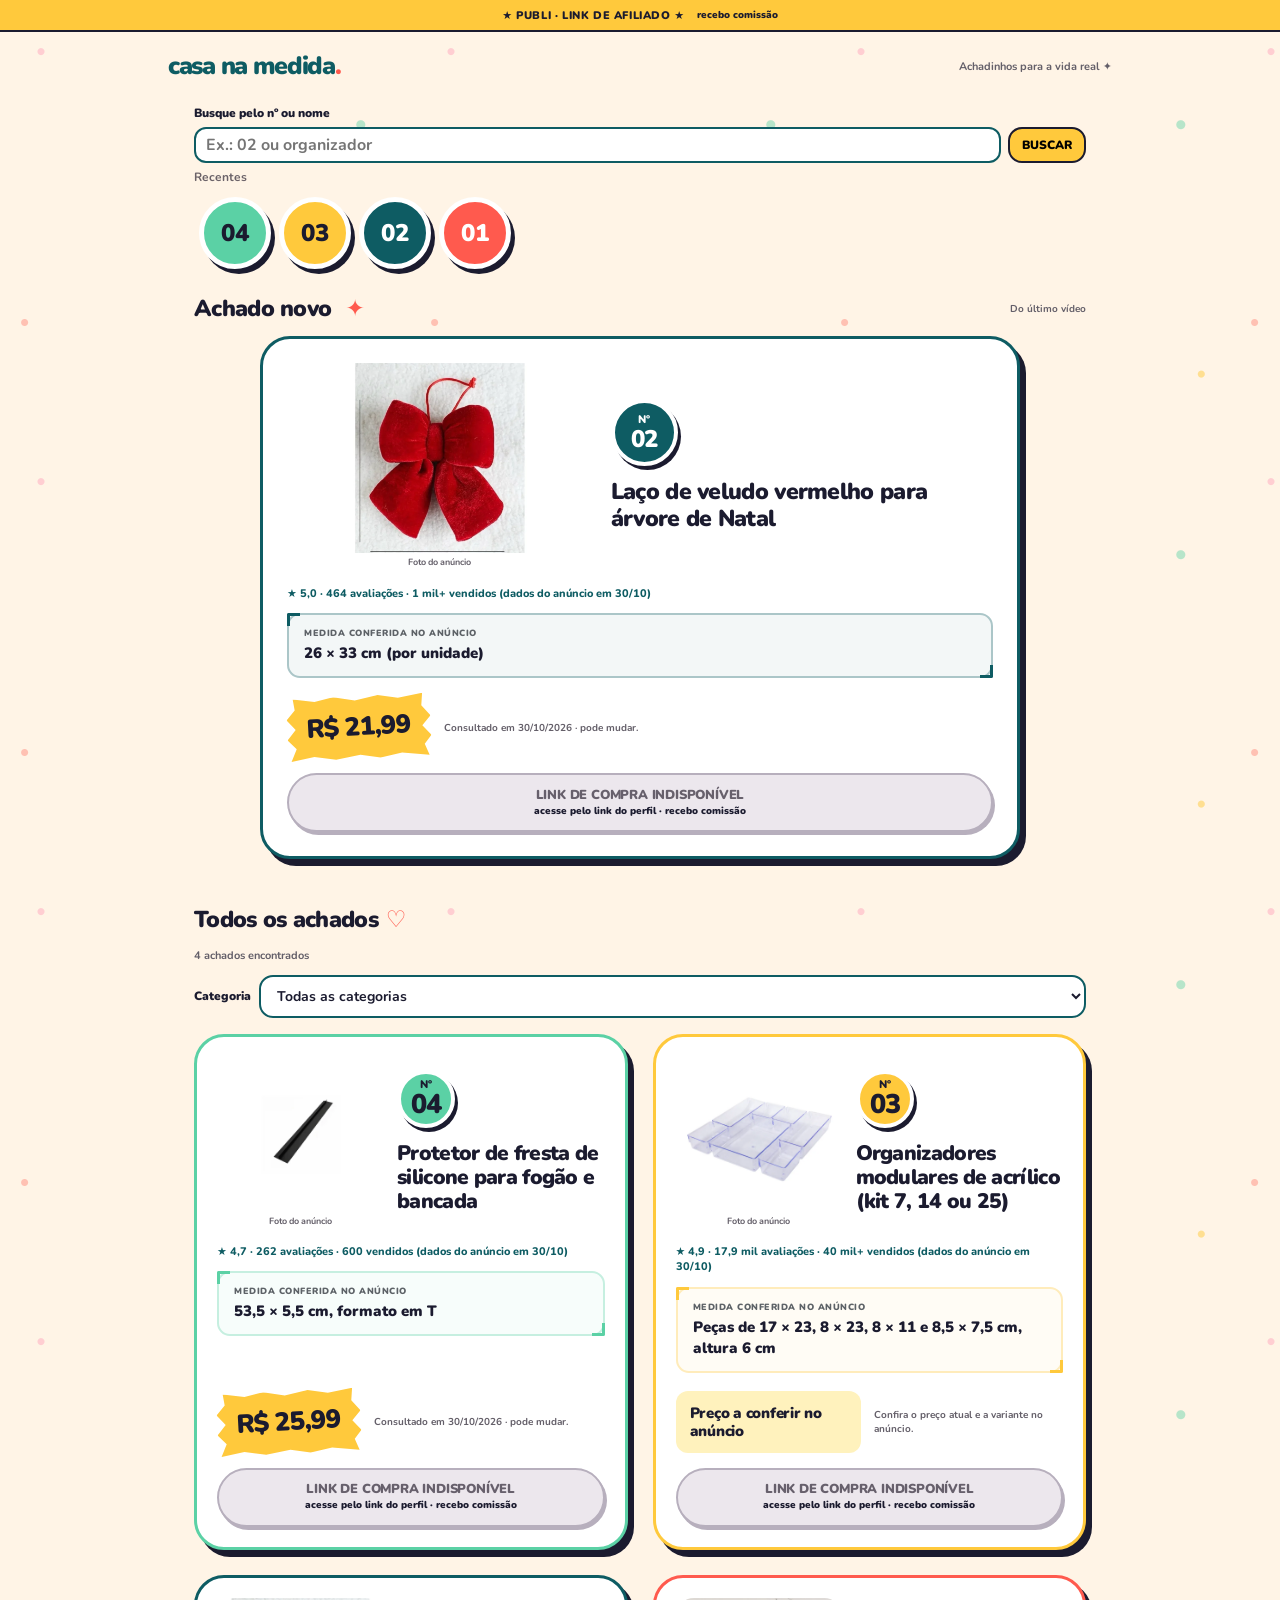
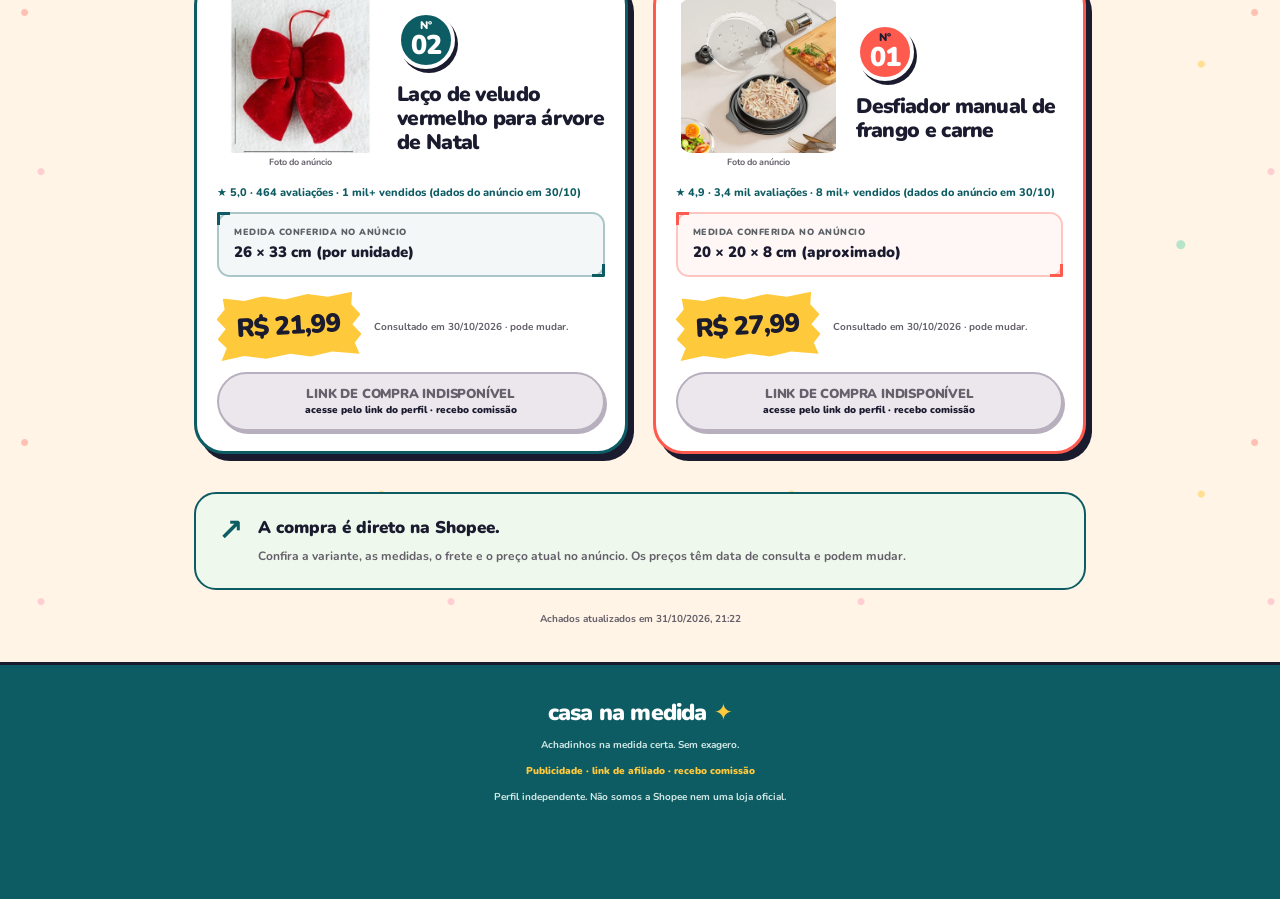
<file: index.html>
<!doctype html>
<html lang="pt-BR"><head><meta charset="UTF-8"><meta name="viewport" content="width=device-width,initial-scale=1"><meta name="description" content="Encontre pelo número o achado que você viu nos nossos vídeos. Medidas conferidas e links de afiliado Shopee."><meta name="referrer" content="strict-origin-when-cross-origin"><title>Casa na Medida · Encontre seu achado</title><link rel="stylesheet" href="./vitrine/style.css"></head><body>
<div class="disclosure" role="note">★ PUBLI · LINK DE AFILIADO ★ <span>recebo comissão</span></div>
<header class="masthead"><a class="logo" href="./" aria-label="Casa na Medida, início">casa na <span>medida<span class="logo-dot">.</span></span></a><span class="brand-note">Achadinhos para a vida real ✦</span></header>
<main><nav class="number-nav" aria-label="Encontre pelo número do achado"><form class="number-form" id="search-form" role="search"><label for="find-product">Busque pelo n&#186; ou nome</label><div><input id="find-product" type="search" inputmode="search" enterkeyhint="search" autocomplete="off" placeholder="Ex.: 02 ou organizador" maxlength="180" aria-describedby="find-count"><button>BUSCAR</button></div></form><a id="resume" hidden></a><div class="nav-heading"><span>Recentes</span></div><div id="number-buttons" class="number-buttons"></div></nav>
<section class="new-section" aria-labelledby="new-title"><div class="section-heading"><h1 id="new-title">Achado novo <span>✦</span></h1><span>Do último vídeo</span></div><div id="new-product"></div><div id="new-empty" class="empty"><h2>Seu próximo achado vem aí.</h2><p>Estamos conferindo as informações. Os links aparecem assim que estiver tudo pronto.</p></div></section>
<section id="popular-section" class="popular-section" aria-labelledby="popular-title" hidden><div class="section-heading"><h2 id="popular-title">Mais populares nos nossos vídeos</h2><span>Queridinhos por aqui</span></div><div id="products" class="product-grid"></div></section>
<section id="all-section" class="all-section" aria-labelledby="all-title"><p id="route-message" role="status" class="route-message" hidden></p><div class="section-heading"><h2 id="all-title">Todos os achados<span>♡</span></h2></div><p id="find-count" role="status" aria-live="polite"></p><div id="category-filters" aria-label="Categorias"></div><div id="all-products" class="product-grid"></div><div id="all-empty" class="empty"><p>Os achados aparecem aqui assim que estiverem disponíveis.</p></div></section>
<button id="show-more" hidden>Ver mais achados</button><section class="buy-note"><span aria-hidden="true">↗</span><div><h2>A compra é direto na Shopee.</h2><p>Confira a variante, as medidas, o frete e o preço atual no anúncio. Os preços têm data de consulta e podem mudar.</p></div></section><p id="updated" class="updated" hidden></p><p id="load-status" role="status" class="load-status">Conferindo os achados…</p></main>
<aside id="scroll-tools" hidden><a href="#" id="back-top" aria-label="Voltar ao topo e buscar achado">&#8593; Buscar achado</a></aside><footer><div class="footer-logo">casa na medida<span>✦</span></div><p>Achadinhos na medida certa. Sem exagero.</p><p class="footer-publi">Publicidade · link de afiliado · recebo comissão</p><p>Perfil independente. Não somos a Shopee nem uma loja oficial.</p></footer><script type="module" src="./vitrine/app.js"></script></body></html>
</file>
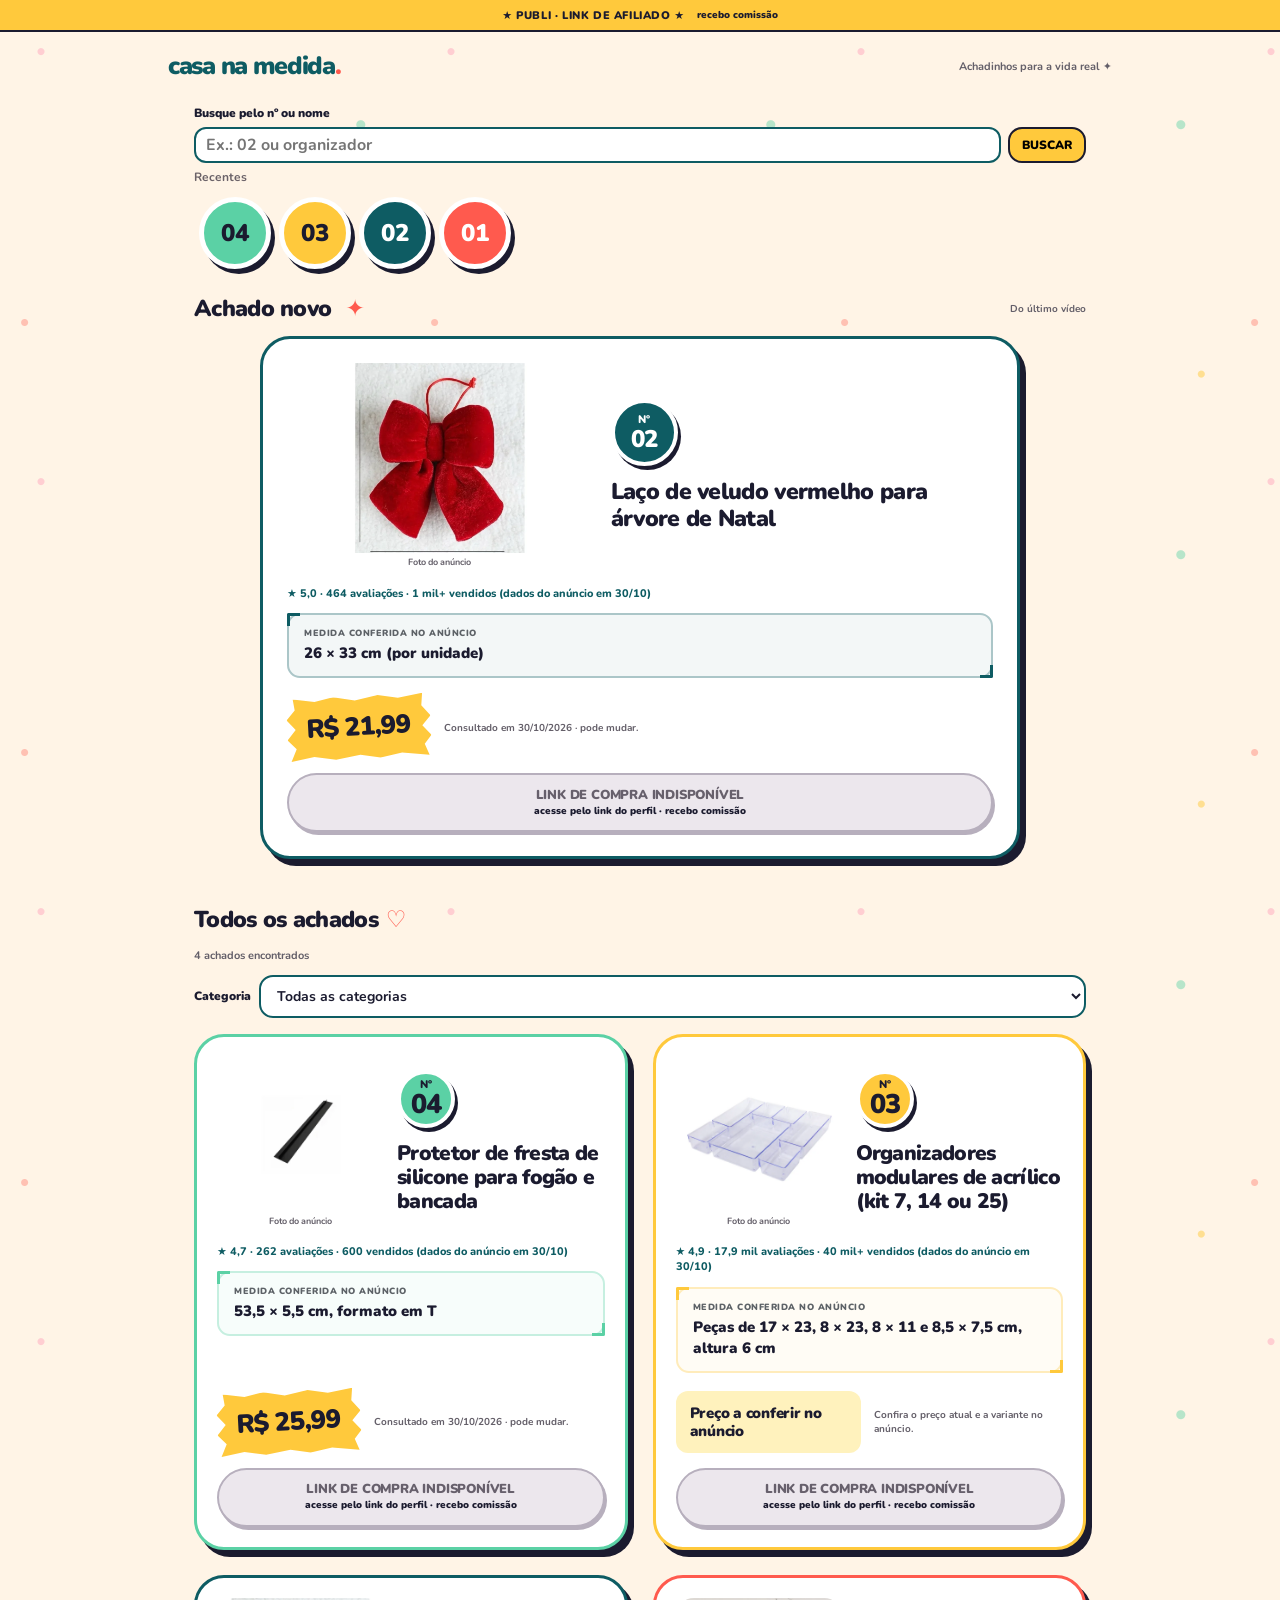
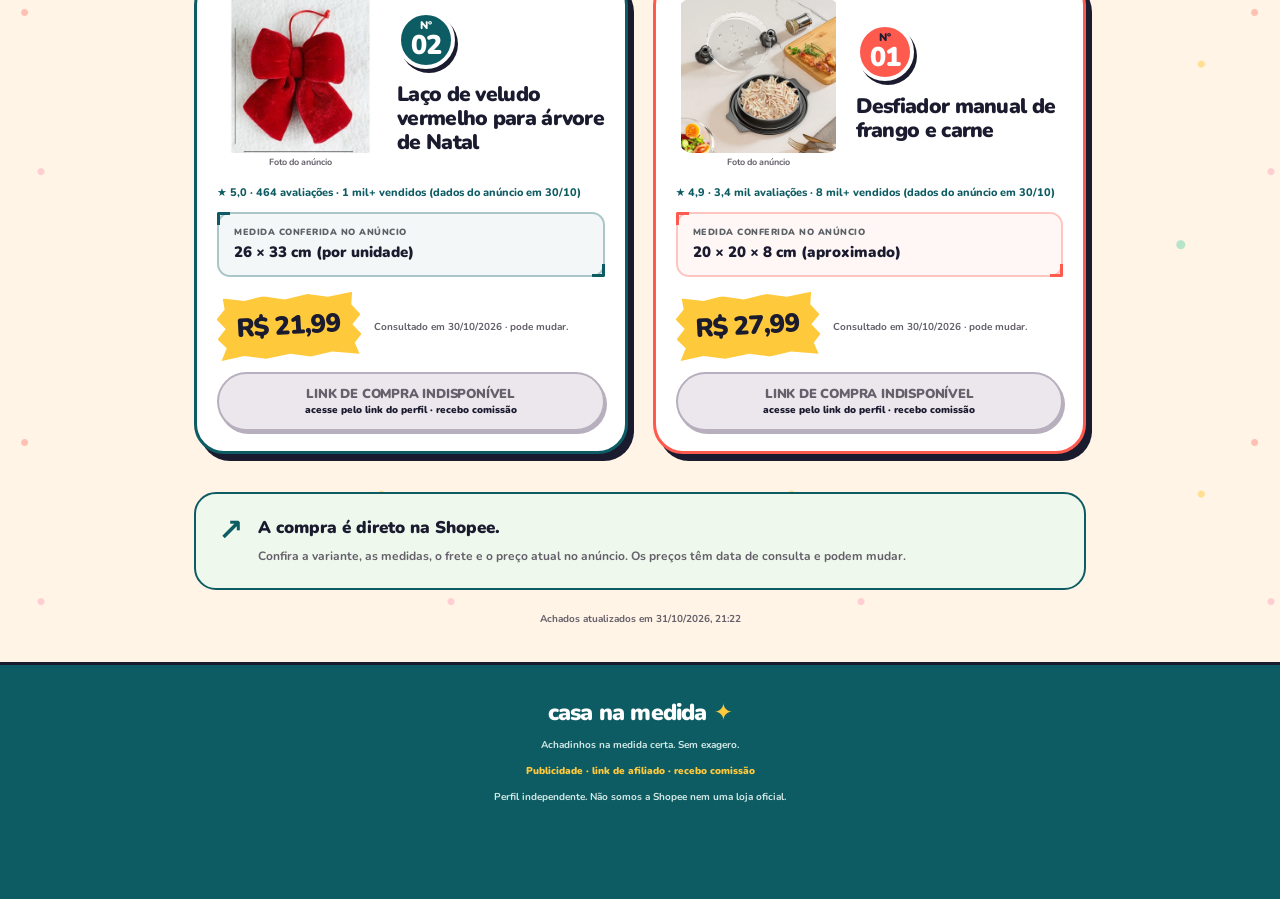
<file: vitrine/index.html>
<!doctype html>
<html lang="pt-BR"><head><meta charset="UTF-8"><meta name="viewport" content="width=device-width,initial-scale=1"><meta name="description" content="Encontre pelo número o achado que você viu nos nossos vídeos. Medidas conferidas e links de afiliado Shopee."><meta name="referrer" content="strict-origin-when-cross-origin"><title>Casa na Medida · Encontre seu achado</title><link rel="stylesheet" href="style.css"></head><body>
<div class="disclosure" role="note">★ PUBLI · LINK DE AFILIADO ★ <span>recebo comissão</span></div>
<header class="masthead"><a class="logo" href="./" aria-label="Casa na Medida, início">casa na <span>medida<span class="logo-dot">.</span></span></a><span class="brand-note">Achadinhos para a vida real ✦</span></header>
<main><nav class="number-nav" aria-label="Encontre pelo número do achado"><form class="number-form" id="search-form" role="search"><label for="find-product">Busque pelo n&#186; ou nome</label><div><input id="find-product" type="search" inputmode="search" enterkeyhint="search" autocomplete="off" placeholder="Ex.: 02 ou organizador" maxlength="180" aria-describedby="find-count"><button>BUSCAR</button></div></form><a id="resume" hidden></a><div class="nav-heading"><span>Recentes</span></div><div id="number-buttons" class="number-buttons"></div></nav>
<section class="new-section" aria-labelledby="new-title"><div class="section-heading"><h1 id="new-title">Achado novo <span>✦</span></h1><span>Do último vídeo</span></div><div id="new-product"></div><div id="new-empty" class="empty"><h2>Seu próximo achado vem aí.</h2><p>Estamos conferindo as informações. Os links aparecem assim que estiver tudo pronto.</p></div></section>
<section id="popular-section" class="popular-section" aria-labelledby="popular-title" hidden><div class="section-heading"><h2 id="popular-title">Mais populares nos nossos vídeos</h2><span>Queridinhos por aqui</span></div><div id="products" class="product-grid"></div></section>
<section id="all-section" class="all-section" aria-labelledby="all-title"><p id="route-message" role="status" class="route-message" hidden></p><div class="section-heading"><h2 id="all-title">Todos os achados<span>♡</span></h2></div><p id="find-count" role="status" aria-live="polite"></p><div id="category-filters" aria-label="Categorias"></div><div id="all-products" class="product-grid"></div><div id="all-empty" class="empty"><p>Os achados aparecem aqui assim que estiverem disponíveis.</p></div></section>
<button id="show-more" hidden>Ver mais achados</button><section class="buy-note"><span aria-hidden="true">↗</span><div><h2>A compra é direto na Shopee.</h2><p>Confira a variante, as medidas, o frete e o preço atual no anúncio. Os preços têm data de consulta e podem mudar.</p></div></section><p id="updated" class="updated" hidden></p><p id="load-status" role="status" class="load-status">Conferindo os achados…</p></main>
<aside id="scroll-tools" hidden><a href="#" id="back-top" aria-label="Voltar ao topo e buscar achado">&#8593; Buscar achado</a></aside><footer><div class="footer-logo">casa na medida<span>✦</span></div><p>Achadinhos na medida certa. Sem exagero.</p><p class="footer-publi">Publicidade · link de afiliado · recebo comissão</p><p>Perfil independente. Não somos a Shopee nem uma loja oficial.</p></footer><script type="module" src="app.js"></script></body></html>
</file>
<file: vitrine/style.css>
﻿@font-face{font-family:Nunito;src:url('fonts/Nunito.ttf') format('truetype');font-weight:200 1000;font-style:normal;font-display:swap}
:root{--creme:#FFF4E6;--tinta:#1B1B2F;--coral:#FF5A4E;--petroleo:#0E5C63;--sol:#FFC93C;--menta:#5BD1A5;--chiclete:#FF8FB1;--muted:#645f69;--cor:var(--petroleo);--cor-texto:#fff}*{box-sizing:border-box}html{scroll-padding-top:48px}body{margin:0;color:var(--tinta);background:var(--creme);font-family:Nunito,ui-rounded,system-ui,sans-serif;font-weight:700;background-image:radial-gradient(circle at 10% 12%,#ff8fb160 0 3px,transparent 4px),radial-gradient(circle at 88% 29%,#5bd1a570 0 4px,transparent 5px),radial-gradient(circle at 93% 87%,#ffc93c80 0 3px,transparent 4px),radial-gradient(circle at 6% 75%,#ff5a4e55 0 3px,transparent 4px);background-size:410px 430px}button,input,select{font:inherit}a{color:inherit}button,select{cursor:pointer}a:focus-visible,button:focus-visible,select:focus-visible,input:focus-visible{outline:3px solid var(--petroleo);outline-offset:4px}.disclosure{position:sticky;top:0;z-index:20;min-height:32px;background:var(--sol);border-bottom:2px solid var(--tinta);display:flex;justify-content:center;align-items:center;gap:12px;padding:5px 10px;font-size:11px;font-weight:900;letter-spacing:.6px}.disclosure span{font-size:10px;letter-spacing:0}.masthead{max-width:1000px;margin:auto;display:flex;align-items:center;justify-content:space-between;padding:17px 28px 8px;gap:15px}.logo{font-size:25px;font-weight:900;letter-spacing:-1.3px;text-decoration:none;color:var(--petroleo)}.logo-dot{color:var(--coral)}.brand-note{font-size:11px;color:var(--muted)}main{max-width:940px;margin:auto;padding:0 24px 35px}.number-nav{padding:10px 0 22px}.nav-heading{font-size:12px;color:#6b6268;margin:0 0 12px}.nav-heading b{color:var(--coral);margin-left:5px}.number-buttons{display:flex;align-items:center;gap:16px;flex-wrap:wrap;padding:0 5px 5px}.number-button{width:72px;min-width:72px;height:72px;border-radius:50%;background:var(--cor);color:var(--cor-texto);text-decoration:none;border:5px solid white;box-shadow:4px 5px 0 var(--tinta);display:grid;place-items:center;font-size:30px;font-weight:900;line-height:1;transition:transform .15s}.number-button:hover{transform:rotate(-8deg) translateY(-2px)}.number-button[aria-current=true]{outline:3px solid var(--tinta);outline-offset:3px}.achado-coral{--cor:var(--coral);--cor-texto:#fff}.achado-petroleo{--cor:var(--petroleo);--cor-texto:#fff}.achado-sol{--cor:var(--sol);--cor-texto:var(--tinta)}.achado-menta{--cor:var(--menta);--cor-texto:var(--tinta)}.achado-chiclete{--cor:var(--chiclete);--cor-texto:var(--tinta)}.section-heading{display:flex;align-items:center;justify-content:space-between;gap:10px;margin:0 0 14px}.section-heading h1,.section-heading h2{font-size:23px;letter-spacing:-.7px;font-weight:900;line-height:1.15;margin:0}.section-heading h1>span,.section-heading h2>span{color:var(--coral);margin-left:8px}.section-heading>span{font-size:10px;color:var(--muted)}.product-card{background:#fff;border:3px solid var(--cor);border-radius:30px;padding:22px;box-shadow:6px 7px 0 var(--tinta);display:flex;flex-direction:column;position:relative;min-width:0;scroll-margin-top:100px}.product-card.featured{padding:24px;max-width:760px;margin:0 auto}.card-heading{display:grid;grid-template-columns:70px 1fr;gap:16px;align-items:center;margin-bottom:17px;min-width:0}.product-number{width:67px;height:67px;border-radius:50%;background:var(--cor);color:var(--cor-texto);border:4px solid white;box-shadow:3px 4px 0 var(--tinta);display:flex;flex-direction:column;align-items:center;justify-content:center;line-height:.95;flex-shrink:0}.product-number small{font-size:11px;font-weight:900;margin-bottom:2px}.product-number b{font-size:30px;font-weight:900;letter-spacing:-1px}.achado-coral .product-number small{color:var(--tinta)}.product-card h2,.product-card h3{font-size:23px;font-weight:900;line-height:1.16;letter-spacing:-.7px;margin:0;overflow-wrap:anywhere;min-width:0}.measure{padding:12px 15px;border:2px solid color-mix(in srgb,var(--cor),white 65%);border-radius:13px;background:color-mix(in srgb,var(--cor),white 95%);margin:0 0 16px;position:relative}.measure:before,.measure:after{content:'';position:absolute;width:10px;height:10px;border:3px solid var(--cor)}.measure:before{left:-2px;top:-2px;border-right:0;border-bottom:0;border-radius:2px 0 0 0}.measure:after{right:-2px;bottom:-2px;border-top:0;border-left:0;border-radius:0 0 2px 0}.measure span{display:block;font-size:9px;letter-spacing:.5px;color:#5d6267;font-weight:900;margin-bottom:4px}.measure strong{display:block;font-size:15px;line-height:1.4;font-weight:900;overflow-wrap:anywhere}.purchase{margin-top:auto;min-width:0}.price-row{display:flex;align-items:center;gap:13px;margin-bottom:12px;min-height:67px}.price{background:var(--sol);color:var(--tinta);min-width:144px;padding:15px 17px;font-size:26px;font-weight:900;letter-spacing:-1px;text-align:center;clip-path:polygon(5% 0,20% 6%,33% 0,48% 7%,64% 0,78% 6%,95% 0,94% 20%,100% 37%,94% 52%,100% 68%,95% 82%,98% 100%,79% 94%,64% 100%,50% 94%,33% 100%,18% 94%,2% 100%,6% 80%,0 65%,6% 49%,0 33%,6% 18%);transform:rotate(-3deg);line-height:1.25}.price.unknown{font-size:15px;letter-spacing:-.25px;padding:13px 14px;min-width:0;clip-path:none;transform:none;border-radius:12px;background:#fff2bd;max-width:185px;line-height:1.2;text-align:left}.price-date{font-size:10px;line-height:1.4;color:var(--muted);margin:0;flex:1;min-width:0;max-width:210px}.buy{display:flex;flex-direction:column;align-items:center;justify-content:center;min-height:59px;text-align:center;text-decoration:none;background:var(--coral);color:white;border:2px solid var(--tinta);border-radius:999px;padding:8px 12px;box-shadow:3px 4px 0 var(--tinta);font-size:19px;font-weight:900;line-height:1.1;letter-spacing:-.2px;transition:transform .15s}.buy:hover{transform:translateY(-2px)}.buy small{display:block;font-size:10px;color:var(--tinta);font-weight:900;line-height:1.25;margin-top:3px;letter-spacing:0}.buy.disabled{background:#ece7ed;color:#67606c;box-shadow:2px 3px 0 #b7afbd;font-size:13px;border-color:#b7afbd}.popular-section,.all-section{margin-top:48px;scroll-margin-top:100px}.product-grid{display:grid;grid-template-columns:repeat(2,minmax(0,1fr));gap:25px}.product-grid .product-card{padding:20px}.product-grid .card-heading{grid-template-columns:61px 1fr;gap:13px}.product-grid .product-number{width:58px;height:58px}.product-grid .product-number b{font-size:27px}.product-grid .product-card h3{font-size:21px}.find-bar{padding:15px 18px;border:2px solid var(--tinta);border-radius:20px;background:#fff;margin:0 0 23px;box-shadow:3px 4px 0 var(--menta)}.find-bar label{font-size:11px;font-weight:900}.search-field{margin:8px 0;display:flex;align-items:center;gap:8px;border:2px solid #ece5e8;background:#fff8f1;padding:0 11px;border-radius:14px}.search-field>span{font-size:25px;color:var(--petroleo)}.search-field input{background:transparent;border:0;outline:none;width:100%;min-width:0;padding:12px 0;font-size:14px;color:var(--tinta)}.find-bar>span{font-size:10px;color:var(--muted)}.route-message{border:2px solid var(--petroleo);border-radius:13px;background:#e3f5eb;padding:12px;font-size:12px;line-height:1.5;margin-bottom:17px}.targeted{animation:target-pop .8s ease-out 1}.product-card:focus{outline:3px solid var(--cor);outline-offset:6px}@keyframes target-pop{0%,100%{box-shadow:6px 7px 0 var(--tinta)}45%{box-shadow:0 0 0 7px var(--cor),7px 9px 0 var(--tinta)}}.buy-note{display:flex;gap:15px;align-items:flex-start;border:2px solid var(--petroleo);border-radius:22px;padding:22px;margin-top:38px;background:#eef8ed}.buy-note>span{font-size:30px;font-weight:900;color:var(--petroleo);line-height:1}.buy-note h2{font-size:17px;margin:0 0 8px;font-weight:900}.buy-note p{font-size:12px;line-height:1.6;margin:0;color:var(--muted)}.updated,.load-status{font-size:10px;text-align:center;color:var(--muted);line-height:1.6;margin:21px 0 0}.load-status:empty{display:none}.empty{border:2px dashed #9cb7b4;border-radius:24px;background:#ffffffa8;padding:28px 20px;text-align:center}.empty h2{font-size:21px;margin:0 0 10px;font-weight:900}.empty p{font-size:12px;line-height:1.6;color:var(--muted);margin:0 auto;max-width:410px}footer{padding:32px 20px 28px;background:var(--petroleo);color:white;text-align:center;border-top:3px solid var(--tinta)}.footer-logo{font-size:23px;font-weight:900;letter-spacing:-.8px}.footer-logo span{color:var(--sol);margin-left:7px}footer p{font-size:10px;line-height:1.8;margin:8px 0;color:#d2e9e7}.footer-publi{font-weight:900;color:var(--sol)}[hidden]{display:none!important}@media(prefers-reduced-motion:reduce){*,*:before,*:after{animation:none!important;transition:none!important}html{scroll-behavior:auto}}@media(max-width:650px){.disclosure{height:31px;font-size:10px;gap:7px;padding:4px 6px;letter-spacing:.3px}.disclosure>span{font-size:9px}.masthead{padding:10px 15px 1px;min-height:35px}.logo{font-size:20px;letter-spacing:-1px}.brand-note{display:none}main{padding:0 14px 28px}.number-nav{padding:7px 1px 12px}.nav-heading{font-size:10px;margin-bottom:8px}.number-buttons{gap:16px;padding:0 2px 4px}.number-button{width:64px;min-width:64px;height:64px;font-size:28px;border-width:4px}.section-heading{margin-bottom:9px}.section-heading h1,.section-heading h2{font-size:20px;letter-spacing:-.65px}.section-heading>span{font-size:9px}.product-card.featured{padding:14px;border-radius:26px;box-shadow:4px 5px 0 var(--tinta)}.card-heading{grid-template-columns:61px 1fr;gap:12px;margin-bottom:12px}.product-number{width:59px;height:59px;border-width:4px}.product-number b{font-size:27px}.product-number small{font-size:10px}.product-card h3,.product-card h2{font-size:19px;line-height:1.13;letter-spacing:-.5px}.measure{padding:9px 11px;border-radius:12px;margin-bottom:10px}.measure span{font-size:8px;letter-spacing:.25px;margin-bottom:4px}.measure strong{font-size:13px;line-height:1.35}.price-row{gap:12px;min-height:52px;margin-bottom:9px}.price{font-size:23px;min-width:140px;padding:11px 14px}.price.unknown{font-size:14px;padding:10px 12px;max-width:165px}.price-date{font-size:9px}.buy{min-height:52px;font-size:19px;padding:6px 9px}.buy small{font-size:10px}.product-grid{grid-template-columns:minmax(0,1fr);gap:22px}.product-grid .product-card{padding:17px}.product-grid .product-card h3{font-size:20px}.popular-section,.all-section{margin-top:33px}.find-bar{padding:13px 14px}.buy-note{padding:19px 16px;margin-top:30px}.buy-note p{font-size:11px}.buy-note h2{font-size:16px}}@media(max-width:370px){.disclosure{font-size:9px;gap:6px}.disclosure>span{font-size:8px}.card-heading{gap:10px}.product-card.featured{padding:13px}.measure strong{font-size:12.5px}.price.unknown{max-width:157px}}

/* Foto opcional: o mesmo produto inteiro, sem recorte nem placeholder. */
.has-photo .card-intro{display:grid;grid-template-columns:minmax(140px,.8fr) minmax(0,1fr);align-items:center;gap:18px;margin-bottom:17px;min-width:0}.has-photo .card-heading{display:flex;flex-direction:column;align-items:flex-start;gap:13px;margin:0}.product-photo{min-width:0;margin:0;text-align:center}.product-photo img{display:block;width:100%;height:190px;object-fit:contain;object-position:center;background:#fff;border-radius:18px}.product-photo figcaption{font-size:9px;line-height:1.25;color:var(--muted);margin-top:4px}.product-grid .has-photo .card-intro{grid-template-columns:minmax(120px,.8fr) minmax(0,1fr);gap:14px}.product-grid .product-photo img{height:155px}.card-intro:has(.card-heading:only-child){display:block}.card-intro:has(.card-heading:only-child) .card-heading{display:grid;grid-template-columns:70px 1fr;margin-bottom:17px}
@media(max-width:650px){.has-photo .card-intro,.product-grid .has-photo .card-intro{grid-template-columns:112px minmax(0,1fr);gap:11px;margin-bottom:10px}.has-photo .card-heading{gap:7px}.has-photo .product-number,.product-grid .has-photo .product-number{width:43px;height:43px;border-width:3px;box-shadow:2px 3px 0 var(--tinta)}.has-photo .product-number b,.product-grid .has-photo .product-number b{font-size:21px}.has-photo .product-number small{font-size:8px;margin-bottom:1px}.has-photo h3,.product-grid .has-photo h3{font-size:17px;line-height:1.1;letter-spacing:-.35px}.product-photo img,.product-grid .product-photo img{height:112px;border-radius:12px}.product-photo figcaption{font-size:8px;margin-top:3px}.card-intro:has(.card-heading:only-child) .card-heading{grid-template-columns:61px 1fr;margin-bottom:12px}}

.purchase-prompt{margin:0 0 8px;padding-left:8px;border-left:3px solid var(--sol);color:var(--petroleo);font-size:12px;font-weight:900;line-height:1.35}@media(max-width:650px){.purchase-prompt{font-size:10px;margin-bottom:7px}}
.social-proof{margin:0 0 12px;color:var(--petroleo);font-size:11px;line-height:1.4;font-weight:800;overflow-wrap:anywhere}@media(max-width:650px){.social-proof{font-size:10px;line-height:1.35;margin-bottom:8px}.has-photo .card-intro:has(+.social-proof){margin-bottom:6px}}

.number-form label{font-size:12px;font-weight:900}.number-form>div{display:flex;gap:7px;margin:4px 0 6px}.number-form input{min-width:0;width:100%;border:2px solid var(--petroleo);border-radius:12px;padding:5px 10px;font-size:16px}.number-form button,#show-more,.category-pill,#scroll-tools button{border:2px solid var(--tinta);border-radius:14px;background:var(--sol);padding:6px 12px;font-weight:900;cursor:pointer}.number-buttons{gap:8px;flex-wrap:wrap}.number-button{font-size:24px}#resume{display:block;font-size:11px;margin:4px 0}#category-filters{display:flex;gap:8px;flex-wrap:wrap;margin-bottom:16px}.category-pill[aria-pressed=true]{background:var(--petroleo);color:white}#show-more{display:block;margin:24px auto}#scroll-tools{position:fixed;top:38px;bottom:auto;left:50%;transform:translateX(-50%);display:flex;gap:14px;align-items:center;background:var(--papel,#fff8ee);padding:8px;border:2px solid var(--petroleo);border-radius:16px;z-index:8;max-width:calc(100% - 20px);box-shadow:2px 3px 0 var(--tinta)}#quick-number-form{display:flex;align-items:center;gap:5px}#quick-number{width:64px;min-width:0;font-size:16px}#back-top{white-space:nowrap;font-size:12px}#route-message a{display:block}.product-number b{font-size:24px}footer{padding-bottom:85px}@media(max-width:650px){.number-nav{padding-top:2px;padding-bottom:8px}.number-buttons{gap:8px;padding-bottom:0}.number-button{width:40px;min-width:40px;height:40px;border-width:2px;font-size:17px}.nav-heading{margin-bottom:4px}.number-form label{font-size:10px}.number-form input{padding:3px 8px}.number-form button{padding:3px 12px}.has-photo .product-number b{font-size:17px}.product-card.featured .card-intro{grid-template-columns:96px minmax(0,1fr)}.featured .product-photo img{height:96px}.featured .measure{padding:6px 9px}.featured .price-row{min-height:44px}.featured .purchase-prompt{margin-bottom:4px}}

#category-filters{align-items:center;flex-wrap:nowrap}#category-filters label{font-size:12px;font-weight:900;flex-shrink:0}#category-select{min-width:0;max-width:100%;flex:1;font:inherit;font-size:14px;padding:9px 12px;border:2px solid var(--petroleo);border-radius:14px;background:white;color:var(--tinta)}

#scroll-tools{padding:10px 15px}#back-top{font-weight:900;text-decoration:none;color:var(--petroleo)}#find-count{font-size:11px;color:var(--muted);margin:0 0 12px}.number-form input{flex:1;width:0}.number-form button{font-size:12px;flex-shrink:0}
</file>
